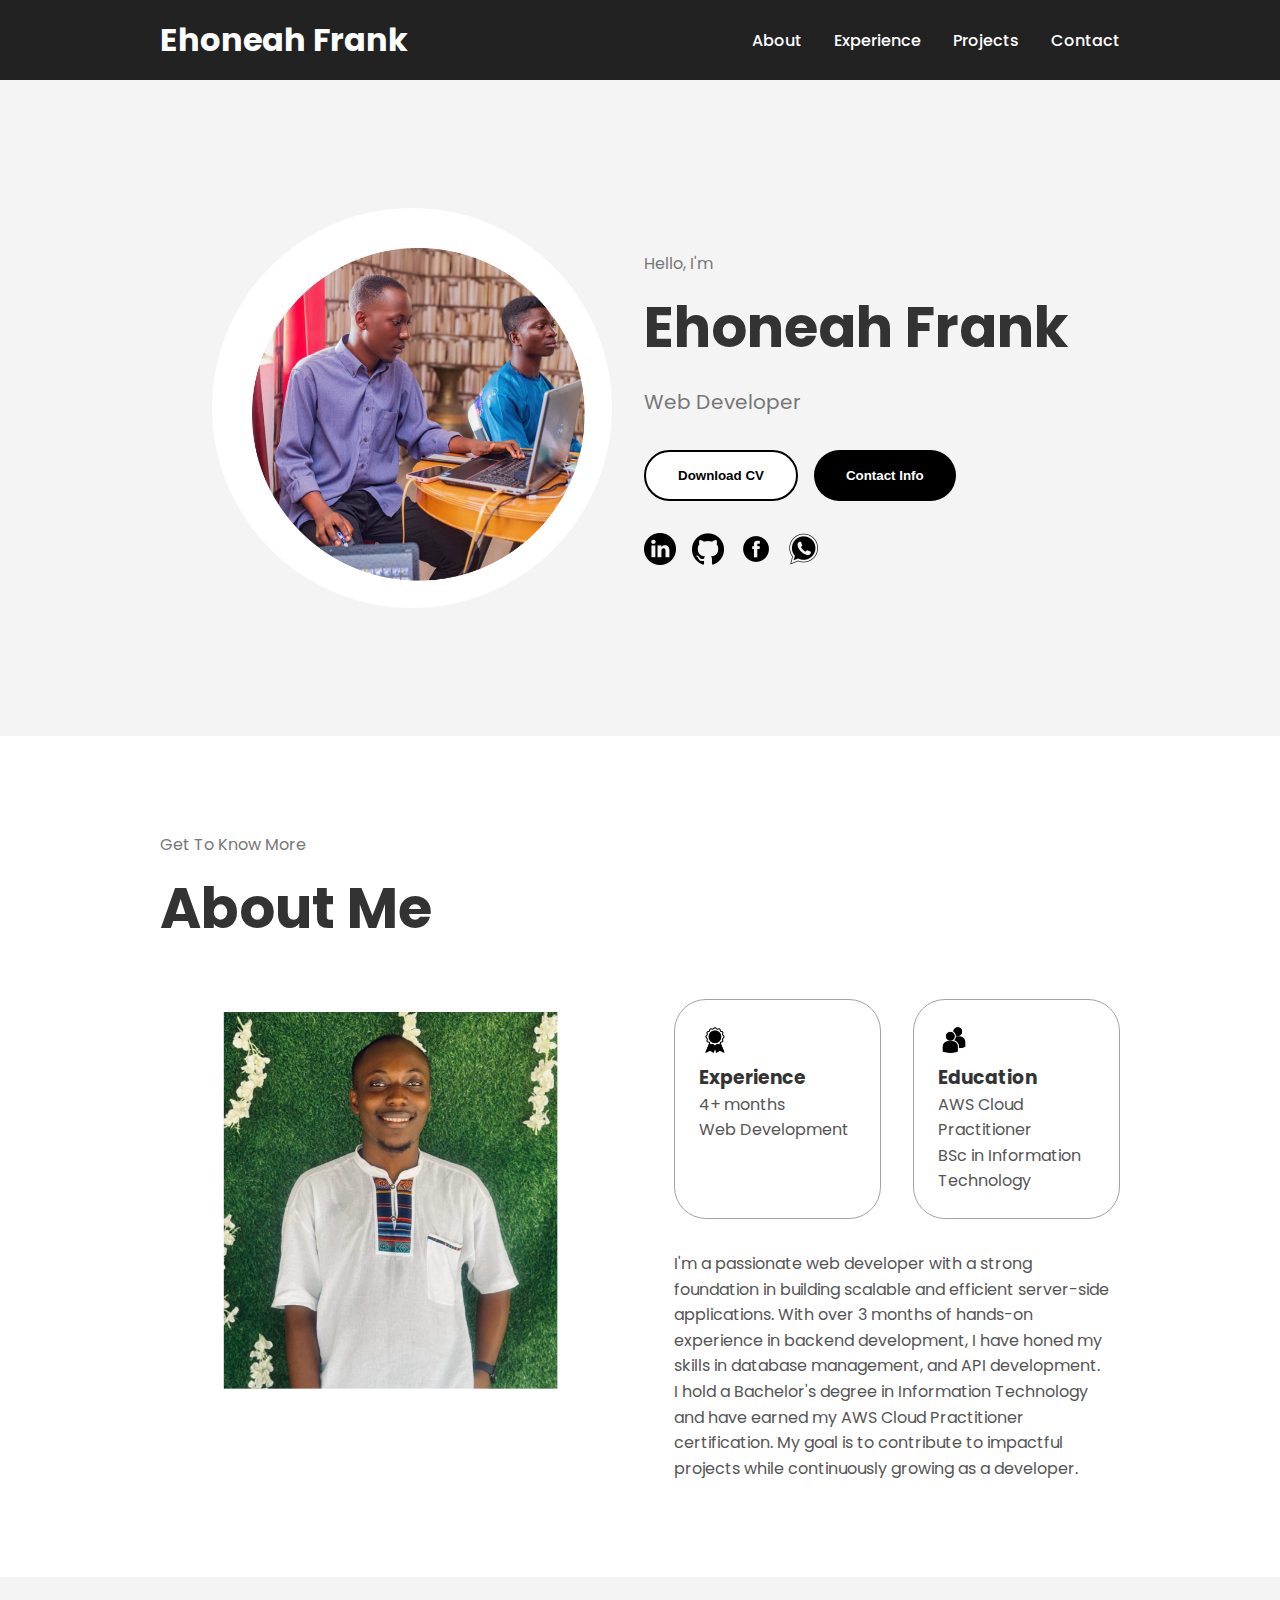
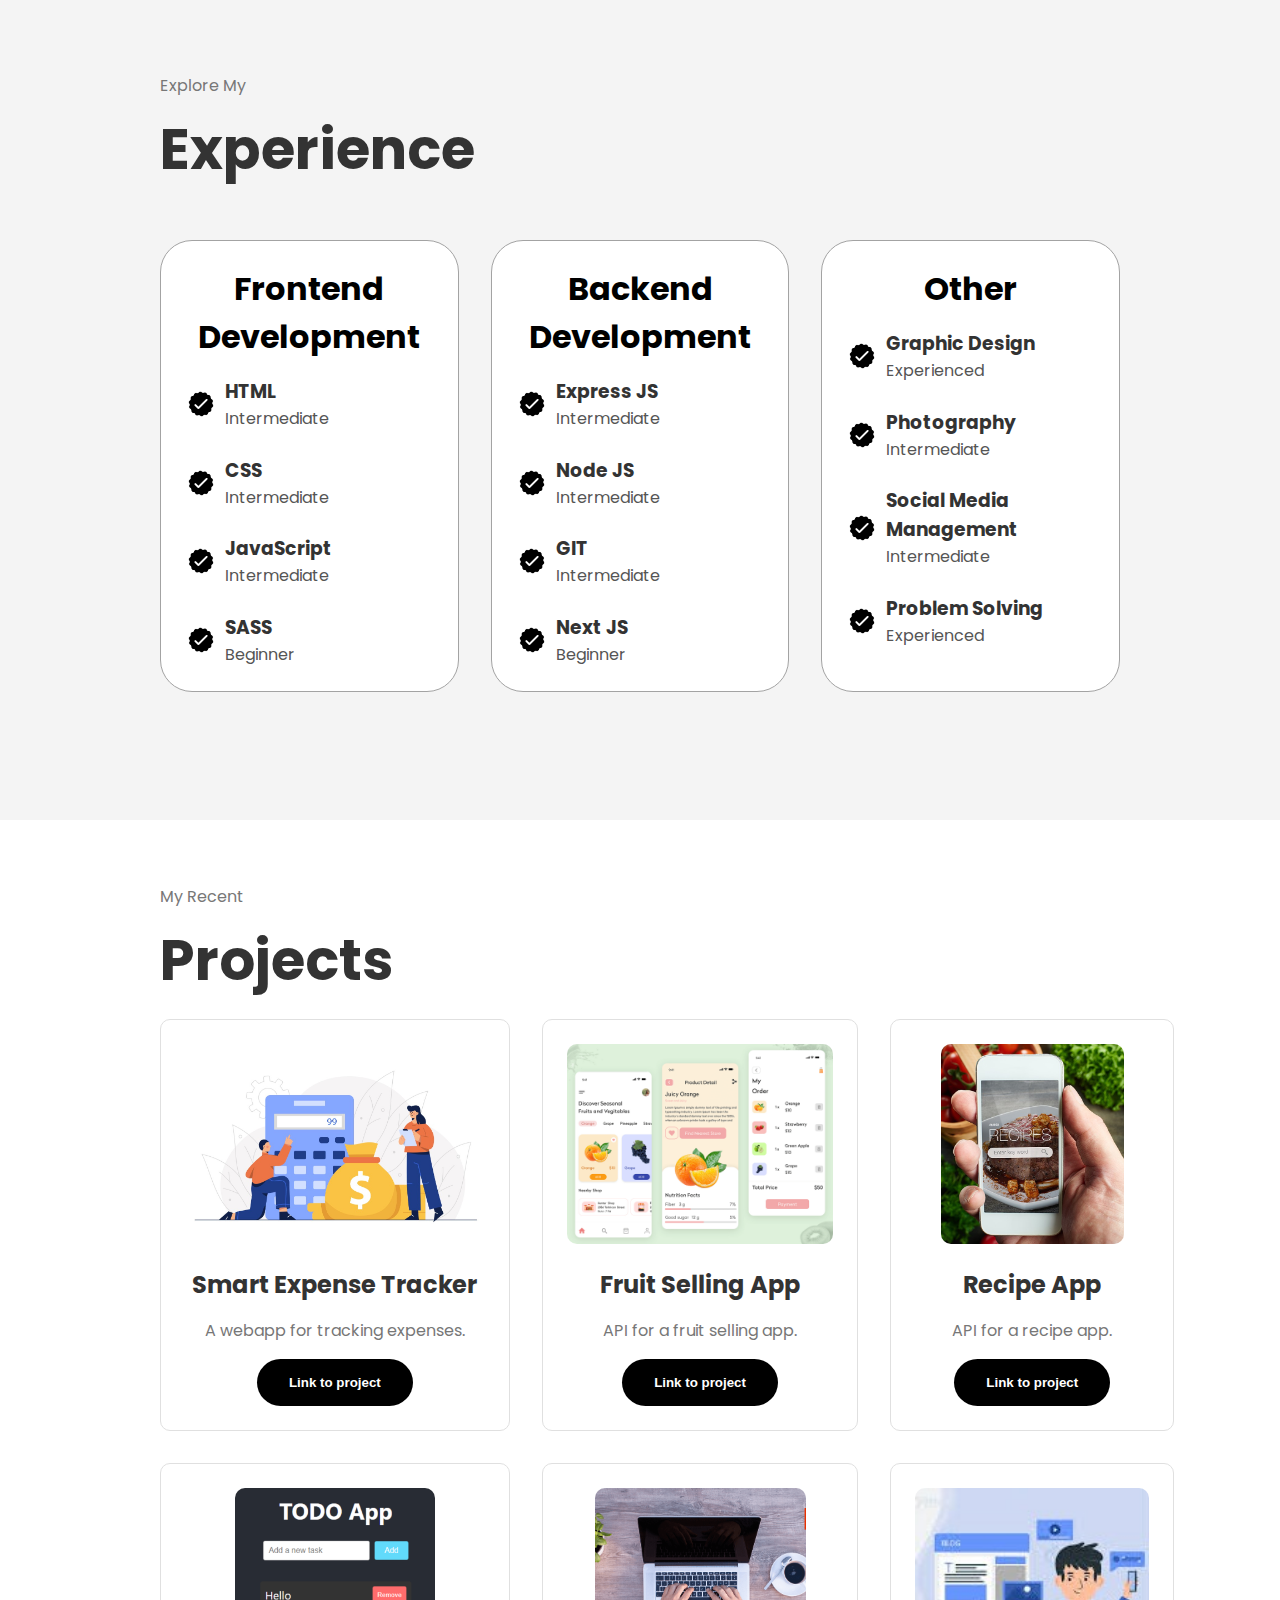
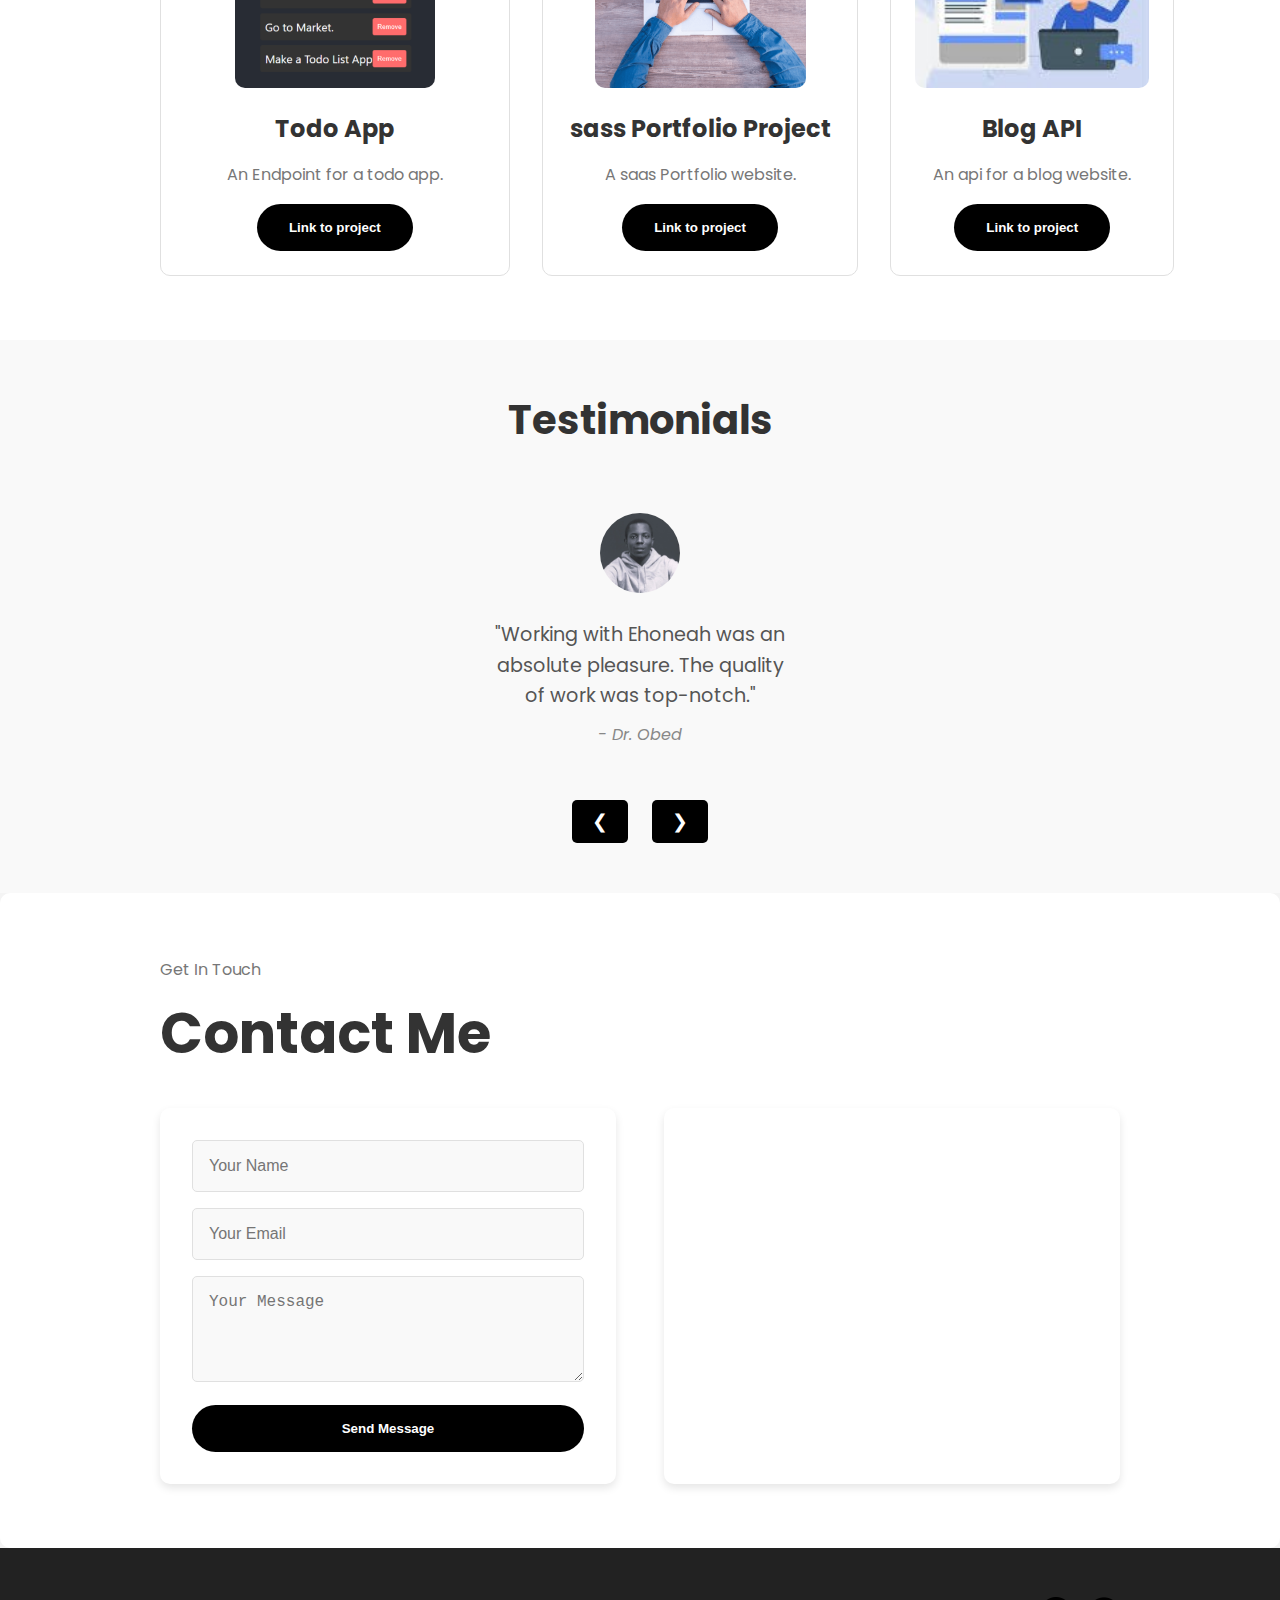
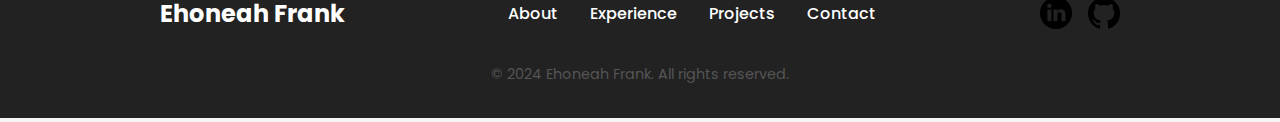
<file: index.html>
<!DOCTYPE html>
<html lang="en">

<head>
    <meta charset="UTF-8" />
    <meta name="viewport" content="width=device-width, initial-scale=1.0" />
    <title>Ehoneah Frank's Portfolio</title>
    <link rel="stylesheet" href="style.css" />
    <link rel="stylesheet" href="./mediaqueries.css" />
</head>

<body>
    <div id="loader"></div>
<div id="content" style="display:none;">
   
    <nav>
        <div class="logo">Ehoneah Frank</div>
        <ul class="nav-links">
            <li><a href="#about">About</a></li>
            <li><a href="#experience">Experience</a></li>
            <li><a href="#projects">Projects</a></li>
            <li><a href="#contact">Contact</a></li>
        </ul>
        <div id="hamburger-nav" class="hamburger-menu" onclick="toggleMenu()">
            <div class="hamburger-icon">
                <span></span>
                <span></span>
                <span></span>
            </div>
        </div>
    </nav>
    <ul class="menu-links">
        <li><a href="#about" onclick="toggleMenu()">About</a></li>
        <li><a href="#experience" onclick="toggleMenu()">Experience</a></li>
        <li><a href="#projects" onclick="toggleMenu()">Projects</a></li>
        <li><a href="#contact" onclick="toggleMenu()">Contact</a></li>
    </ul>

    <section id="profile">
        <div class="section__pic-container">
            <img src="./assets/heroimage.png" alt="Ehoneah Frank profile picture">
        </div>
        <div class="section__text">
            <p class="section__text__p1">Hello, I'm</p>
            <h1 class="title">Ehoneah Frank</h1>
            <p class="section__text__p2">Web Developer</p>
            <div class="btn-container">
                <button class="btn btn-color-2" onclick="window.open('./assets/Frank-Ehoneah.pdf')">Download CV</button>
                <button class="btn btn-color-1" onclick="location.href='#contact'">Contact Info</button>
            </div>
            <div id="socials-container">
                <img src="./assets/linkedin.png" alt="My LinkedIn profile" class="icon" onclick="location.href='https://www.linkedin.com/in/ehoneah-frank'" />
                <img src="./assets/github.png" alt="My GitHub profile" class="icon" onclick="location.href='https://github.com/Ehoneah-Frank'" />
                <img src="./assets/facebook.png" alt="My facebook profile" class="icon" onclick="location.href='https://www.facebook.com/ehoneah-frank'" />
                <img src="./assets/whatsapp.png" alt="My whatsapp profile" class="icon" onclick="location.href='https://wa.me/+233247511566'" />
            </div>
        </div>
    </section>

    <section id="about">
        <div class="section-Text-height">
            <p class="section__text__p1">Get To Know More</p>
            <h1 class="title">About Me</h1>
        </div>
        
        <div class="section-container">
            <div class="about__pic-container">
                <img src="./assets/about.png" alt="Profile picture" class="about-pic" />
            </div>
            <div class="about-details-container">
                <div class="about-containers">
                    <div class="details-container">
                        <img src="./assets/experience.png" alt="Experience icon" class="icon" />
                        <h3>Experience</h3>
                        <p>4+ months <br /> Web Development</p>
                    </div>
                    <div class="details-container">
                        <img src="./assets/education.png" alt="Education icon" class="icon" />
                        <h3>Education</h3>
                        <p>AWS Cloud Practitioner <br /> BSc in Information Technology</p>
                    </div>
                </div>
                <div class="text-container">
                    <p>
                         I'm a passionate web developer with a strong foundation in building scalable and efficient server-side applications. With over 3 months of hands-on experience in backend development, I have honed my skills in database management, and API development.
                    </p>
                    <p>
                        I hold a Bachelor's degree in Information Technology and have earned my AWS Cloud Practitioner certification. My goal is to contribute to impactful projects while continuously growing as a developer.
                    </p>

                </div>
            </div>
        </div>
        <!-- <img src="./assets/arrow.png" alt="Arrow icon" class="icon arrow" onclick="location.href='#experience'" /> -->
    </section>

    <section id="experience">
        <div class="section-Text-height">
            <p class="section__text__p1">Explore My</p>
            <h1 class="title">Experience</h1>
        </div>
        <div class="experience-details-container">
            <div class="about-containers">
                <div class="details-container">
                    <h2 class="experience-sub-title">Frontend Development</h2>
                    <div class="article-container">
                        <article>
                            <img src="./assets/checkmark.png" alt="Experience icon" class="icon" />
                            <div>
                                <h3>HTML</h3>
                                <p>Intermediate</p>
                            </div>
                        </article>
                        <article>
                            <img src="./assets/checkmark.png" alt="Experience icon" class="icon" />
                            <div>
                                <h3>CSS</h3>
                                <p>Intermediate</p>
                            </div>
                        </article>
                        <article>
                            <img src="./assets/checkmark.png" alt="Experience icon" class="icon" />
                            <div>
                                <h3>JavaScript</h3>
                                <p>Intermediate</p>
                            </div>
                        </article>
                        <article>
                            <img src="./assets/checkmark.png" alt="Experience icon" class="icon" />
                            <div>
                                <h3>SASS</h3>
                                <p>Beginner</p>
                            </div>
                        </article>
                    </div>
                </div>
                <div class="details-container">
                    <h2 class="experience-sub-title">Backend Development</h2>
                    <div class="article-container">
                        <article>
                            <img src="./assets/checkmark.png" alt="Experience icon" class="icon" />
                            <div>
                                <h3>Express JS</h3>
                                <p>Intermediate</p>
                            </div>
                        </article>
                        <article>
                            <img src="./assets/checkmark.png" alt="Experience icon" class="icon" />
                            <div>
                                <h3>Node JS</h3>
                                <p>Intermediate</p>
                            </div>
                        </article>
                        <article>
                            <img src="./assets/checkmark.png" alt="Experience icon" class="icon" />
                            <div>
                                <h3>GIT</h3>
                                <p>Intermediate</p>
                            </div>
                        </article>
                        <article>
                            <img src="./assets/checkmark.png" alt="Experience icon" class="icon" />
                            <div>
                                <h3>Next JS</h3>
                                <p>Beginner</p>
                            </div>
                        </article>
                    </div>
                </div>

                <div class="details-container">
                    <h2 class="experience-sub-title">Other</h2>
                    <div class="article-container">
                        <article>
                            <img src="./assets/checkmark.png" alt="Experience icon" class="icon" />
                            <div>
                                <h3>Graphic Design</h3>
                                <p>Experienced</p>
                            </div>
                        </article>
                        <article>
                            <img src="./assets/checkmark.png" alt="Experience icon" class="icon" />
                            <div>
                                <h3>Photography</h3>
                                <p>Intermediate</p>
                            </div>
                        </article>
                        <article>
                            <img src="./assets/checkmark.png" alt="Experience icon" class="icon" />
                            <div>
                                <h3>Social Media Management</h3>
                                <p>Intermediate</p>
                            </div>
                        </article>
                        <article>
                            <img src="./assets/checkmark.png" alt="Experience icon" class="icon" />
                            <div>
                                <h3>Problem Solving</h3>
                                <p>Experienced</p>
                            </div>
                        </article>
                    </div>
                </div>

            </div>
        </div>
    </section>

    <!-- <section class="counter-section">
        <div class="counter-container">
            <div class="counter-box">
                <span class="counter" data-target="2190">0</span>
                <p>Hours of Works</p>
            </div>
            <div class="counter-box">
                <span class="counter" data-target="100">0</span>
                <p>Projects Done</p>
            </div>
            <div class="counter-box">
                <span class="counter" data-target="100">0</span>
                <p>Satisfied Customers</p>
            </div>
            <!-- <div class="counter-box">
                <span class="counter" data-target="32">0</span>
                <p>Awards Winning</p>
            </div> -->
        <!-- </div> -->
    <!-- </section> --> 
    

    <section id="projects">
        <div class="section-Text-height">
            <p class="section__text__p1">My Recent</p>
            <h1 class="title">Projects</h1>
        </div>
        <div class="projects-container">
            <div class="project-card">
                <img src="./assets/tracker.jpeg" alt="Project 1 Screenshot" class="project-image">
                <div class="project-info">
                    <h2>Smart Expense Tracker</h2>
                    <p>A webapp for tracking expenses.</p>
                    <div class="project-buttons">
                        <button class="btn btn-color-1" onclick="window.open('https://github.com/Ehoneah-Frank/smartExpenseTracker')">Link to project</button>
                        </div>
                </div>
            </div>
            <div class="project-card">
                <img src="./assets/fruitApp.png" alt="Project 1 Screenshot" class="project-image">
                <div class="project-info">
                    <h2>Fruit Selling App</h2>
                    <p>API for a fruit selling app.</p>
                    <div class="project-buttons">
                        <button class="btn btn-color-1" onclick="window.open('https://github.com/Ehoneah-Frank/fruitAPI')">Link to project</button>
                        
                    </div>
                </div>
            </div>
            <div class="project-card">
                <img src="./assets/recipe-app.jpg" alt="Project 1 Screenshot" class="project-image">
                <div class="project-info">
                    <h2>Recipe App</h2>
                    <p>API for a recipe app.</p>
                    <div class="project-buttons">
                        <button class="btn btn-color-1" onclick="window.open('https://github.com/Ehoneah-Frank/recipe-api')">Link to project</button>

                    </div>
                </div>
            </div>
            <div class="project-card">
                <img src="./assets/TodoApp.png" alt="Project 1 Screenshot" class="project-image">
                <div class="project-info">
                    <h2>Todo App</h2>
                    <p>An Endpoint for a todo app.</p>
                    <div class="project-buttons">
                        <button class="btn btn-color-1" onclick="window.open('https://github.com/Ehoneah-Frank/toDoApp-api')">Link to project</button>
                        
                    </div>
                </div>
            </div>
            <div class="project-card">
                <img src="./assets/pc.png" alt="Project 1 Screenshot" class="project-image">
                <div class="project-info">
                    <h2> sass Portfolio Project</P></h2>
                    <p>A saas Portfolio website.</p>
                    <div class="project-buttons">
                        <button class="btn btn-color-1" onclick="window.open('https://github.com/Spectrum-Force/portfolio-api')">Link to project</button>
                        
                    </div>
                </div>
            </div>
            <div class="project-card">
                <img src="./assets/blog.jpeg" alt="Project 1 Screenshot" class="project-image">
                <div class="project-info">
                    <h2>Blog API</h2>
                    <p>An api for a blog website.</p>
                    <div class="project-buttons">
                        <button class="btn btn-color-1" onclick="window.open('https://github.com/Ehoneah-Frank/blogAPI')">Link to project</button>
                    </div>
                </div>
            </div>
            <!-- Repeat similar blocks for other projects -->
        </div>
    </section>

    <section id="testimonials">
        <h2>Testimonials</h2>
        <div class="testimonial-container">
            <div class="testimonial-card active">
                <img src="./assets/dr.jpeg" alt="Client 1" class="client-img">
                <p>"Working with Ehoneah was an absolute pleasure. The quality of work was top-notch."</p>
                <cite>- Dr. Obed</cite>
            </div>
            <div class="testimonial-card">
                <img src="./assets/Esther.jpg" alt="Client 2" class="client-img">
                <p>"Ehoneah exceeded my expectations with his professionalism and creativity."</p>
                <cite>- Esther Kwashie</cite>
            </div>
            <div class="testimonial-card">
                <img src="./assets/Racheal.jpeg" alt="Client 3" class="client-img">
                <p>"I highly recommend Ehoneah for anyone looking for quality and dedication."</p>
                <cite>- Racheal</cite>
            </div>
        </div>
        <div class="testimonial-pagination">
            <button class="prev">❮</button>
            <button class="next">❯</button>
        </div>
    </section>
    
    
    
    <section id="contact">
        <div class="section-Text-height">
            <p class="section__text__p1">Get In Touch</p>
            <h1 class="title">Contact Me</h1>
        </div>
        <div class="contact-content">
            <div class="contact-form-container">
                <form action="https://formspree.io/f/mgvwyybe" method="POST">
                    <div class="form-group">
                        <input type="text" id="name" name="name" placeholder="Your Name" required>
                    </div>
                    <div class="form-group">
                        <input type="email" id="email" name="email" placeholder="Your Email" required>
                    </div>
                    <div class="form-group">
                        <textarea id="message" name="message" rows="4" placeholder="Your Message" required></textarea>
                    </div>
                    <button type="submit" class="btn btn-color-1">Send Message</button>
                </form>
            </div>
            <div class="map-container">
                <iframe src="https://www.google.com/maps/embed?pb=!1m18!1m12!1m3!1d7939.973902347389!2d-0.09025530427136311!3d5.7150162826471895!2m3!1f0!2f0!3f0!3m2!1i1024!2i768!4f13.1!3m3!1m2!1s0xfdf821391091d33%3A0x37b2bbd6a4d904e2!2sCedars%20Estate!5e0!3m2!1sen!2sgh!4v1723219496082!5m2!1sen!2sgh" width="100%" height="100%" style="border:0;" allowfullscreen="" loading="lazy" referrerpolicy="no-referrer-when-downgrade"></iframe>
            </div>
        </div>
    </section>

    <footer>
        <div class="footer-content">
            <div class="footer-logo">
                <h2>Ehoneah Frank</h2>
            </div>
            <div class="footer-links">
                <a href="#about">About</a>
                <a href="#experience">Experience</a>
                <a href="#projects">Projects</a>
                <a href="#contact">Contact</a>
            </div>
            <div class="footer-socials">
                <img src="./assets/linkedin.png" alt="My LinkedIn profile" class="icon" onclick="location.href='https://www.linkedin.com/in/ehoneah-frank'" />
                <img src="./assets/github.png" alt="My GitHub profile" class="icon" onclick="location.href='https://github.com/Ehoneah-Frank'" />
            </div>
        </div>
        <div class="footer-copyright">
            <p>© 2024 Ehoneah Frank. All rights reserved.</p>
        </div>
    </footer>   
    <script src="./script.js"></script>
</div>

   
</body>
</html>
</file>
<file: style.css>
/* General styling */

@import url('https://fonts.googleapis.com/css2?family=Poppins:wght@300;400;600;700&display=swap');

* {
    margin: 0;
    padding: 0;
    box-sizing: border-box;
}

body {
    font-family: "Poppins", sans-serif;
    background: #f4f4f4;
    color: #333;
}

html {
    scroll-behavior: smooth;
}

p {
    color: rgb(85, 85, 85);
    line-height: 1.6;
}

/* Loader Styles */
#loader {
    position: fixed;
    left: 50%;
    top: 50%;
    z-index: 9999;
    width: 60px;
    height: 60px;
    margin: -30px 0 0 -30px;
    border: 8px solid #f3f3f3;
    border-top: 8px solid #000000;
    border-radius: 50%;
    animation: spin 2s linear infinite;
}

@keyframes spin {
    0% { transform: rotate(0deg); }
    100% { transform: rotate(360deg); }
}

/* Hide content initially */
body.loading #content {
    display: none;
}

body.loading #loader {
    display: block;
}

/* Navbar Styling */
nav {
    display: flex;
    justify-content: space-between;
    align-items: center;
    padding: 1rem 10rem;
    background: #222;
    color: white;
    position: sticky;
    top: 0;
    z-index: 1000;
}

.nav-links {
    list-style: none;
    display: flex;
    gap: 2rem;
}

.nav-links a {
    color: white;
    text-decoration: none;
    font-weight: 500;
    transition: color 0.3s ease;
}

.nav-links a:hover {
    color: #ff7e5f;
}

.logo {
    font-size: 2rem;
    font-weight: 700;
    cursor: default;
}

/* Hamburger nav */
#hamburger-nav {
    display: none;
}

.hamburger-menu {
    position: relative;
    display: inline-block;
}

.hamburger-icon {
    display: flex;
    flex-direction: column;
    justify-content: space-between;
    height: 24px;
    width: 30px;
    cursor: pointer;
}

.hamburger-icon span {
    width: 100%;
    height: 2px;
    background-color: white;
    transition: all 0.3s ease-in-out;
}

.menu-links {
    position: absolute;
    top: 100%;
    right: 0;
    background-color: white;
    width: fit-content;
    max-height: 0;
    overflow: hidden;
    transition: all 0.3s ease-in-out;
}

.menu-links a {
    display: block;
    padding: 10px;
    text-align: center;
    font-size: 1.5rem;
    color: black;
    text-decoration: none;
    transition: all 0.3s ease-in-out;
}

.menu-links li {
    list-style: none;
}

.menu-links.open {
    max-height: 300px;
}

.hamburger-icon.open span:first-child {
    transform: rotate(45deg) translate(10px, 5px);
}

.hamburger-icon.open span:nth-child(2) {
    opacity: 0;
}

.hamburger-icon.open span:last-child {
    transform: rotate(-45deg) translate(10px, -5px);
}

/* Media Queries */
@media (max-width: 768px) {
    nav {
        padding: 1rem 2rem;
    }

    .nav-links {
        display: none; /* Hide desktop navigation on mobile */
    }

    #hamburger-nav {
        display: flex; /* Show hamburger menu on mobile */
    }

    .menu-links {
        display: block;
    }
}

/* Sections */
section {
    padding: 6rem 10rem;
}

.section-container {
    display: flex;
}

/* Profile Section */
#profile {
    display: flex;
    justify-content: center;
    align-items: center;
    gap: 2rem;
    max-width: 1200px;
    margin: 0 auto;
    padding: 8rem 2rem;
}

.section__pic-container img {
    border-radius: 50%;
    width: 100%;
    max-width: 450px;
    height: auto;
    object-fit: cover;
}

.section__text {
    max-width: 600px;
}

.section__text__p1 {
    font-size: 1.5rem;
    margin-bottom: 0.5rem;
    color: #777;
}

.title {
    font-size: 3.5rem;
    margin-bottom: 1rem;
}

.section__text__p2 {
    font-size: 1.25rem;
    margin-bottom: 2rem;
    color: #777;
}

.btn-container {
    display: flex;
    gap: 1rem;
    flex-wrap: wrap;
}

.btn {
    font-weight: 600;
    padding: 1rem 2rem;
    border-radius: 50px;
    border: none;
    cursor: pointer;
    transition: background 0.3s ease;
}

.btn-color-1 {
    background: black;
    color: white;
}

.btn-color-1:hover {
    background: #eeeded;
    color: black;
    border: 1px solid black;
}

.btn-color-2 {
    background: white;
    color: black;
    border: 2px solid black;
}

.btn-color-2:hover {
    background: #eeeded;
    color: black;
    border: 0px;
}

#socials-container {
    display: flex;
    gap: 1rem;
    margin-top: 2rem;
}

.icon {
    height: 2rem;
    cursor: pointer;
}

.icon:hover {
    transform: scale(1.1);
    transition: transform 0.2s;
}

/* About Section */
/* About section */
#about{
    position: relative;
    background-color: white;
}
.main-title{
    text-align: center;
}
.section__text__p1{
    font-size: medium;
}
.about__pic-container img{
    border-radius: 20%;
    height: 450px;
    width: 450px;
    object-fit:contain;
}
.about-containers{
    gap: 2rem;
    margin-bottom: 2rem;
    margin-top: 2rem;
}
.about-details-container{
    justify-content: center;
    flex-direction: column;
}
.about-containers,
.about-details-container{
    display: flex;
}
.about-pic{
    border-radius: 200rem;
}
/* .arrow{
    position:absolute;
    right: -5rem;
    bottom: -2rem;
} */

.details-container{
    padding: 1.5rem;
    flex: 1;
    background: white;
    border-radius: 2rem;
    border: rgb(53, 53, 53) 0.1rem solid;
    border-color: rgb(163, 163, 163);
    text-align: left;
}
.section-container{
    gap: 4rem;
    height: 80%;
} 
 .section__pic-container{
    height: 400px;
    width: 400px;
    margin: auto 0;
}; 






/* Experience Section */
#experience {
    background: #f4f4f4;
    padding: 4rem 10rem;
    border-radius: 10px;
}

.experience-details-container {
    display: flex;
    flex-direction: column;
    gap: 2rem;
   }



.experience-sub-title {
    font-size: 2rem;
    color: black;
    text-align: center;
    margin-bottom: 1rem;
}


.article-container {
    display: flex;
    flex-wrap: wrap;
    gap: 1.5rem;
    transition: transform 0.3s ease, box-shadow 0.3s ease;
    
}
/* .article-container :hover{
    transform: scale(1.1);
    transition: transform 0.2s;
} */

article {
    display: flex;
    align-items: center;
    gap: 0.5rem;
}

article .icon {
    cursor: default;
}


/* Counter */
.counter-section {
    background: linear-gradient(0deg, #ffffff 0%, #eeeded 150%);
    padding: 3rem 0;
    text-align: center;
    color: black;
}

.counter-container {
    display: flex;
    justify-content: space-around;
    align-items: center;
    max-width: 1200px;
    margin: 0 auto;
}

.counter-box {
    flex: 1;
    margin: 0 1rem;
}

.counter-box p {
    margin-top: 0.5rem;
    font-size: 1.2rem;
}

.counter {
    font-size: 3rem;
    font-weight: bold;
    display: block;
}


/* Projects Section */
#projects {
    padding: 4rem 10rem;
    background: white;
}

.projects-container {
    display: grid;
    grid-template-columns: repeat(3, 1fr);
    gap: 2rem;
}

.project-card {
    background: white;
    border: 1px solid #e0e0e0;
    border-radius: 10px;
    padding: 1.5rem;
    text-align: center;
    transition: transform 0.3s ease, box-shadow 0.3s ease;
}

.project-card:hover {
    transform: translateY(-10px);
    box-shadow: 0 8px 16px rgba(0, 0, 0, 0.1);
}

.project-image {
    border-radius: 10px;
    height: 200px;
    object-fit: cover;
    margin-bottom: 1rem;
}

.project-info h2 {
    font-size: 1.5rem;
    margin-bottom: 1rem;
    color: #333;
}

.project-info p {
    font-size: 1rem;
    color: #777;
    margin-bottom: 1rem;
}

.project-buttons {
    display: flex;
    justify-content: center;
    gap: 1rem;
}

/* Media Queries for Projects Section */
@media (max-width: 1024px) {
    .projects-container {
        grid-template-columns: repeat(2, 1fr);
        gap: 1.5rem;
    }

    .project-image {
        height: 180px;
    }
}

@media (max-width: 768px) {
    .projects-container {
        grid-template-columns: 1fr;
        gap: 1.5rem;
    }

    .project-image {
        height: 150px;
    }
}

@media (max-width: 600px) {
    #projects {
        padding: 4rem 2rem;
    }

    .projects-container {
        grid-template-columns: 1fr;
        gap: 1rem;
    }

    .project-card {
        padding: 1rem;
    }

    .project-image {
        height: 150px;
    }
}

/* Testimonials Section */
#testimonials {
    padding: 50px 20px;
    background-color: #f9f9f9;
    text-align: center;
    position: relative;
}

#testimonials h2 {
    margin-bottom: 30px;
    font-size: 2.5rem;
    color: #333;
}

.testimonial-container {
    display: flex;
    overflow: hidden;
    position: relative;
    justify-content: center;
    align-items: center;
    height: 300px;
}

.testimonial-card {
    min-width: 300px;
    max-width: 300px;
    margin: 0 15px;
    opacity: 0;
    transform: scale(0.8);
    transition: opacity 0.5s ease-in-out, transform 0.5s ease-in-out;
    position: absolute;
}

.testimonial-card.active {
    opacity: 1;
    transform: scale(1);
    z-index: 1;
}

.client-img {
    width: 80px;
    height: 80px;
    border-radius: 50%;
    margin-bottom: 20px;
}

.testimonial-card p {
    font-size: 1.2rem;
    color: #555;
    margin-bottom: 10px;
}

.testimonial-card cite {
    font-size: 1rem;
    color: #888;
}

.testimonial-pagination {
    margin-top: 20px;
}

.testimonial-pagination button {
    background-color: black;
    color: #ffffff;
    border: none;
    border-radius: 5px;
    cursor: pointer;
    padding: 10px 20px;
    font-size: 1.2rem;
    margin: 0 10px;
    transition: background-color 0.3s ease;
}

.testimonial-pagination button:hover {
    background-color: #e4e4e4;  
    color: black;
}

  
/* Contact Section */
#contact {
    padding: 4rem 10rem;
    background: #ffffff;
    border-radius: 10px;
}

.contact-content {
    display: flex;
    justify-content: space-between;
    align-items: stretch;
    gap: 3rem;
    margin-top: 2rem;
}

.contact-form-container {
    flex: 1;
}

form {
    background: white;
    padding: 2rem;
    border-radius: 10px;
    box-shadow: 0 4px 8px rgba(0, 0, 0, 0.1);
}

form input, form textarea {
    width: 100%;
    padding: 1rem;
    margin-bottom: 1rem;
    border-radius: 5px;
    border: 1px solid #e0e0e0;
    background: #f9f9f9;
    font-size: 1rem;
}

form input:focus, form textarea:focus {
    border-color: black;
    outline: none;
}

form button {
    width: 100%;
    padding: 1rem;
    border-radius: 5px;
    background: black;
    color: white;
    font-weight: 600;
    border: none;
    cursor: pointer;
    transition: background 0.3s ease;
}

form button:hover {
    background: black;
}

.map-container {
    flex: 1;
    border-radius: 10px;
    overflow: hidden;
    box-shadow: 0 4px 8px rgba(0, 0, 0, 0.1);
}

/* Footer */
footer {
    background: #222;
    color: white;
    padding: 2rem 0;
    text-align: center;
    margin-bottom: -20rem;
}

.footer-content {
    display: flex;
    justify-content: space-between;
    align-items: center;
    flex-wrap: wrap;
    gap: 1.5rem;
    padding: 1rem 10rem;
}

.footer-logo h2 {
    font-size: 1.5rem;
}

.footer-links {
    display: flex;
    gap: 2rem;
}

.footer-links a {
    color: white;
    text-decoration: none;
    font-weight: 500;
    transition: color 0.3s ease;
}

/* .footer-links a:hover {
    color: #ff7e5f;
} */

.footer-socials {
    display: flex;
    gap: 1rem;
}

.footer-socials .icon {
    height: 2rem;
    cursor: pointer;
}

.footer-socials .icon:hover {
    transform: scale(1.1);
    transition: transform 0.2s;
}

.footer-copyright {
    margin-top: 1rem;
    font-size: 0.9rem;
    color: #bbb;
    align-items: center;
}

@media (max-width: 768px) {
    #profile {
        flex-direction: column;
        text-align: center;
        padding: 4rem 1rem;
    }

    .section__pic-container img {
        max-width: 300px;
    }

    .btn-container {
        justify-content: center;
    }

    #socials-container {
        justify-content: center;
    }
}
</file>
<file: mediaqueries.css>
/* Mobile Phones (max-width: 600px) */
@media (max-width: 600px) {

    /* General styling */
    body {
        padding: 0;
        font-size: 0.9rem;
    }

    nav {
        padding: 1rem 2rem;
    }

    .nav-links {
        display: none; /* Hide desktop navigation on mobile */
    }

    #hamburger-nav {
        display: flex; /* Show hamburger menu on mobile */
        padding: 1rem 2rem;
    }

    /* Profile Section */
    #profile {
        flex-direction: column;
        text-align: center;
        padding: 4rem 2rem;
    }

    .section__pic-container img {
        height: 250px;
        width: 250px;
    }

    .section__text {
        margin-top: 2rem;
    }

    .btn-container {
        flex-direction: column;
        gap: 0.5rem;
    }

    /* About Section */
    #about {
        padding: 4rem 2rem;
    }

    .about__pic-container img {
        height: 200px;
        width: 200px;
        margin: 0 auto;
    }

    .about-containers {
        flex-direction: column;
    }

    .details-container {
        margin-bottom: 2rem;
    }

    .section-container {
        flex-direction: column;
        gap: 2rem;
    }

    /* Experience Section */
    #experience {
        padding: 4rem 2rem;
    }

    .experience-details-container {
        flex-direction: column;
        gap: 2rem;
    }

    .article-container {
        flex-direction: column;
        gap: 1rem;
    }

    /* Projects Section */
    #projects {
        padding: 4rem 2rem;
    }

    .projects-container {
        grid-template-columns: 1fr;
        gap: 1rem;
    }

    .project-card {
        padding: 1rem;
    }

    .project-image {
        height: 150px;
    }

    /* Testimonials Section */
    #testimonials {
        padding: 3rem 1rem;
    }

    .testimonial-container {
        flex-direction: column;
    }

    .testimonial-card {
        max-width: 100%;
        margin-bottom: 2rem;
        position: static;
        opacity: 1;
        transform: scale(1);
    }

    .testimonial-pagination {
        display: none; /* Hide pagination on mobile */
    }

    /* Contact Section */
    #contact {
        padding: 4rem 2rem;
    }

    .contact-content {
        flex-direction: column;
        gap: 2rem;
    }

    .map-container {
        height: 300px;
    }

    /* Footer */
    footer {
        padding: 2rem 1rem;
    }

    .footer-content {
        flex-direction: column;
        text-align: center;
    }

    .footer-links {
        flex-direction: column;
        gap: 1rem;
        margin-top: 1rem;
    }

    .footer-socials {
        justify-content: center;
        margin-top: 1rem;
    }
}

/* Tablets (max-width: 768px) */
@media (max-width: 768px) {

    /* General styling */
    nav {
        padding: 1rem 3rem;
    }

    .nav-links {
        display: none; /* Hide desktop navigation on tablets */
    }

    #hamburger-nav {
        display: flex; /* Show hamburger menu on tablets */
        padding: 1rem 3rem;
    }

    /* Profile Section */
    #profile {
        flex-direction: column;
        text-align: center;
        padding: 5rem 3rem;
    }

    .section__pic-container img {
        height: 300px;
        width: 300px;
    }

    .section__text {
        margin-top: 2rem;
    }

    .btn-container {
        flex-direction: column;
        gap: 1rem;
    }

    /* About Section */
    #about {
        padding: 5rem 3rem;
    }

    .about__pic-container img {
        height: 250px;
        width: 250px;
        margin: 0 auto;
    }

    .about-containers {
        flex-direction: column;
    }

    .details-container {
        margin-bottom: 2rem;
    }

    .section-container {
        flex-direction: column;
        gap: 2rem;
    }

    /* Experience Section */
    #experience {
        padding: 5rem 3rem;
    }

    .experience-details-container {
        flex-direction: column;
        gap: 2rem;
    }

    .article-container {
        flex-direction: column;
        gap: 1.5rem;
    }

    /* Projects Section */
    #projects {
        padding: 4rem 3rem;
    }

    .projects-container {
        grid-template-columns: 1fr 1fr;
        gap: 2rem;
    }

    .project-card {
        padding: 1.5rem;
    }

    .project-image {
        height: 200px;
    }

    /* Testimonials Section */
    #testimonials {
        padding: 4rem 2rem;
    }

    .testimonial-container {
        flex-direction: column;
    }

    .testimonial-card {
        max-width: 100%;
        margin-bottom: 2rem;
        position: static;
        opacity: 1;
        transform: scale(1);
    }

    .testimonial-pagination {
        display: none; /* Hide pagination on tablets */
    }

    /* Contact Section */
    #contact {
        padding: 4rem 3rem;
    }

    .contact-content {
        flex-direction: column;
        gap: 2rem;
    }

    .map-container {
        height: 300px;
    }

    /* Footer */
    footer {
        padding: 2rem 1rem;
    }

    .footer-content {
        flex-direction: column;
        text-align: center;
    }

    .footer-links {
        flex-direction: column;
        gap: 1rem;
        margin-top: 1rem;
    }

    .footer-socials {
        justify-content: center;
        margin-top: 1rem;
    }
}

/* Small Desktops (max-width: 1024px) */
@media (max-width: 1024px) {

    /* Projects Section */
    .projects-container {
        grid-template-columns: repeat(2, 1fr);
        gap: 1.5rem;
    }

    .project-image {
        height: 180px;
    }

    /* Contact Section */
    #contact {
        padding: 6rem 5rem;
    }

    .contact-content {
        flex-direction: column;
        gap: 2rem;
    }

    .map-container {
        height: 400px;
    }

    /* Footer */
    footer {
        padding: 4rem 3rem;
    }

    .footer-content {
        flex-direction: column;
        text-align: center;
    }

    .footer-links {
        flex-direction: column;
        gap: 2rem;
        margin-top: 1rem;
    }

    .footer-socials {
        justify-content: center;
        margin-top: 1rem;
    }
}
</file>
